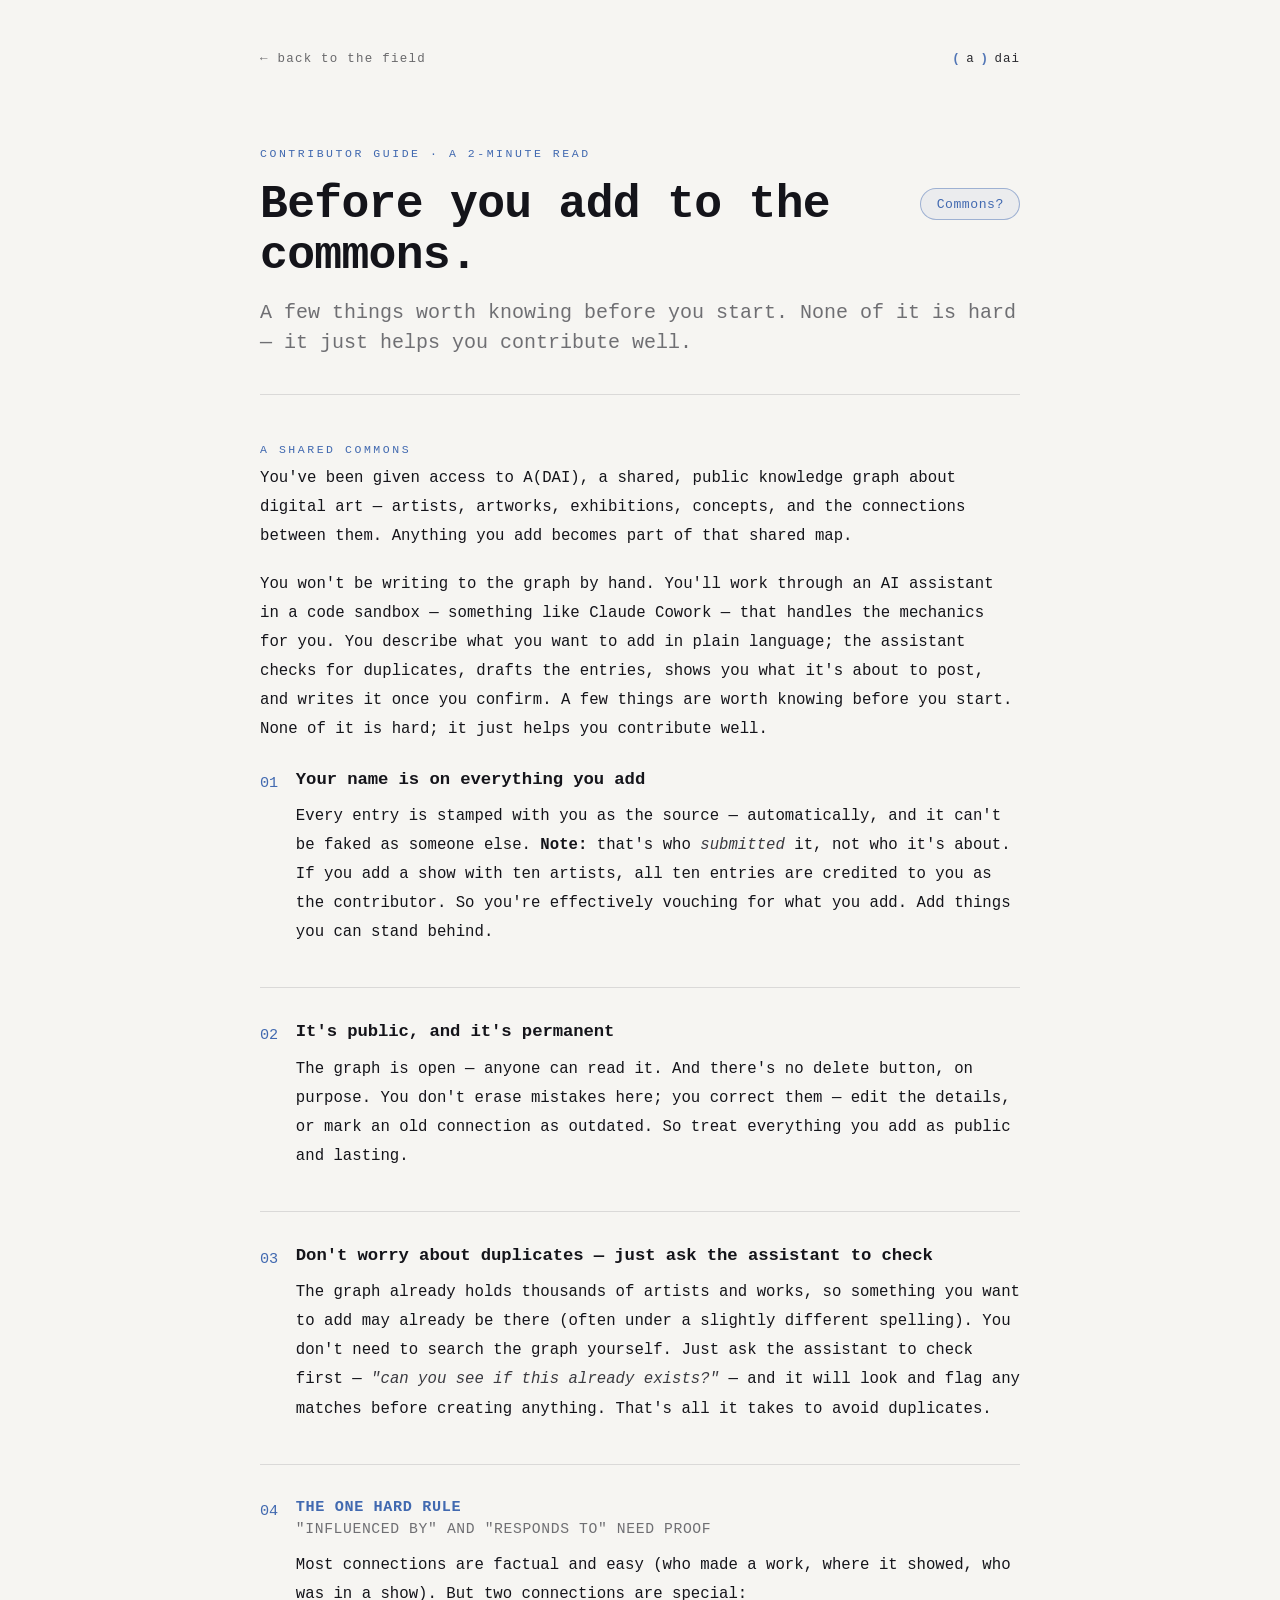
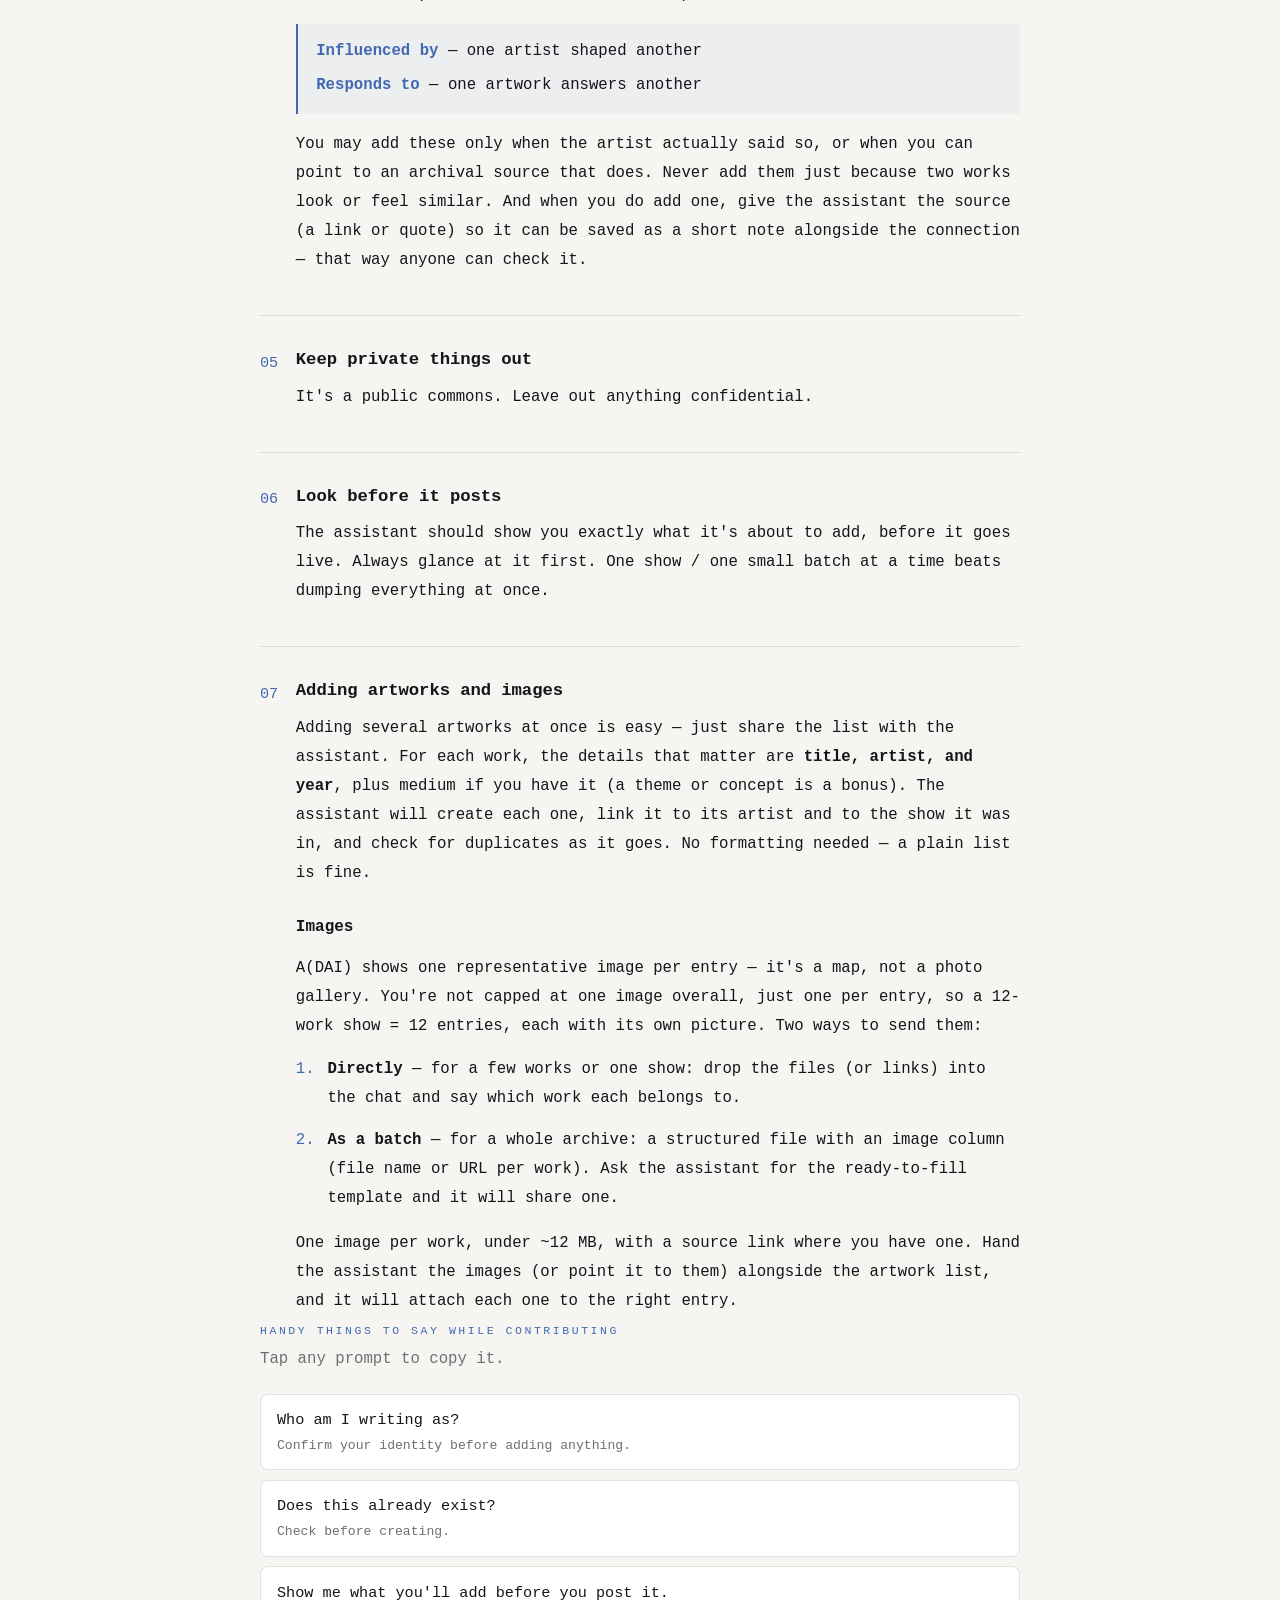
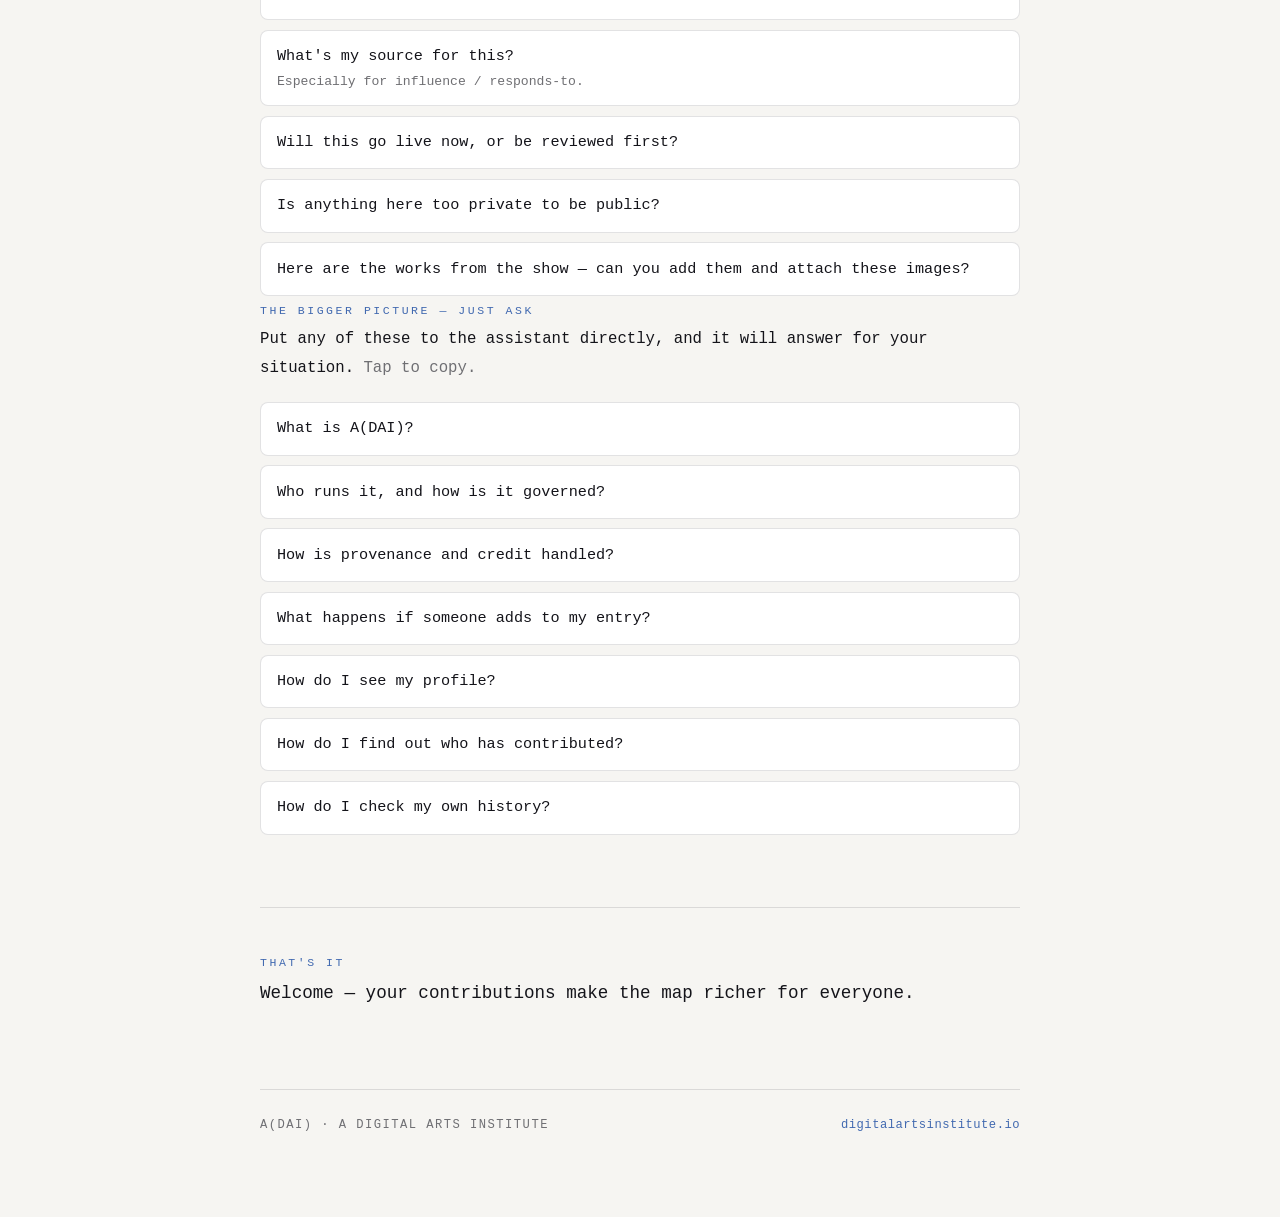
<file: guide.html>
<!DOCTYPE html>
<html lang="en">
<head>
  <meta charset="utf-8">
  <meta name="viewport" content="width=device-width, initial-scale=1.0">
  <title>A(DAI) — Contributor guide</title>
  <meta name="description" content="A(DAI) Contributor guide — what to know before you add to the digital arts knowledge graph.">
  <link rel="icon" href="data:image/svg+xml,<svg xmlns='http://www.w3.org/2000/svg' viewBox='0 0 24 24'><rect width='24' height='24' rx='3' fill='%234169B0'/><text x='12' y='17' font-size='14' font-family='monospace' font-weight='400' fill='%230C0C0E' text-anchor='middle'>()</text></svg>">
  <style>
    :root{
      --paper:#F6F5F2;
      --ink:#14141A;
      --dim:#6f6f73;
      --rule:rgba(20,20,26,0.12);
      --brand:#4169B0;
      --brand-rgb:65,105,176;
      --mono:'SF Mono','Menlo','Consolas','Courier New',monospace;
    }
    *,*::before,*::after{box-sizing:border-box;margin:0;padding:0;}
    html{scroll-behavior:smooth;}
    body{background:var(--paper);color:var(--ink);
      font-family:var(--mono);-webkit-font-smoothing:antialiased;
      line-height:1.85;font-size:0.98rem;
      padding:clamp(1.25rem,4vw,3rem) clamp(1.1rem,5vw,2rem) 5rem;}

    .wrap{max-width:760px;margin:0 auto;}

    /* top bar — back to the field */
    .topbar{display:flex;justify-content:space-between;align-items:center;
      margin-bottom:clamp(2.5rem,7vw,4.5rem);
      font-size:0.78rem;letter-spacing:0.1em;text-transform:lowercase;}
    .topbar a{color:var(--ink);text-decoration:none;opacity:0.62;
      transition:opacity 0.3s ease;}
    .topbar a:hover{opacity:1;}
    .topbar .brand-dot{display:inline-flex;align-items:baseline;gap:0.45em;
      letter-spacing:0.08em;opacity:0.9;}
    .topbar .brand-dot b{color:var(--brand);font-weight:700;}

    /* header */
    header.guide-head{border-bottom:1px solid var(--rule);
      padding-bottom:clamp(1.5rem,4vw,2.25rem);
      margin-bottom:clamp(1.75rem,4vw,2.5rem);}
    .guide-kicker{font-size:0.72rem;letter-spacing:0.22em;text-transform:uppercase;
      color:var(--brand);margin-bottom:1rem;}
    .guide-title{font-size:clamp(1.9rem,5.5vw,2.9rem);line-height:1.08;
      letter-spacing:-0.015em;font-weight:700;}
    .guide-sub{margin-top:1.1rem;font-size:clamp(1.05rem,2.4vw,1.25rem);
      color:var(--dim);line-height:1.5;}

    /* segment marks */
    .seg{font-size:0.72rem;letter-spacing:0.22em;text-transform:uppercase;
      color:var(--brand);margin:3rem 0 1.1rem;}

    p{margin-bottom:1.15rem;}
    p:last-child{margin-bottom:0;}
    em{font-style:italic;color:#3a3a40;}
    strong{font-weight:700;}
    .dim{color:var(--dim);}
    a.inline{color:var(--brand);text-decoration:none;
      border-bottom:1px solid rgba(var(--brand-rgb),0.35);}
    a.inline:hover{border-bottom-color:var(--brand);}

    /* numbered rules */
    .rules{list-style:none;display:flex;flex-direction:column;
      gap:clamp(1.75rem,4vw,2.5rem);margin:1.5rem 0 0;counter-reset:rule;}
    .rules > li{display:flex;gap:1.1rem;align-items:flex-start;
      padding-top:clamp(1.5rem,3.5vw,2rem);border-top:1px solid var(--rule);}
    .rules > li:first-child{border-top:none;padding-top:0;}
    .rules > li::before{counter-increment:rule;content:counter(rule,decimal-leading-zero);
      color:var(--brand);font-variant-numeric:tabular-nums;flex-shrink:0;
      font-size:0.95rem;padding-top:0.05rem;}
    .rule-body{flex:1;min-width:0;}
    .rule-h{font-weight:700;font-size:1.08rem;line-height:1.35;
      margin-bottom:0.7rem;letter-spacing:-0.005em;}
    .rule-h .sub{display:block;font-weight:400;color:var(--dim);
      font-size:0.92rem;margin-top:0.2rem;}
    .rule-body p{margin-bottom:0.85rem;}
    .rule-body p:last-child{margin-bottom:0;}

    /* the hard-rule callout */
    .hard .rule-h{color:var(--brand);text-transform:uppercase;
      letter-spacing:0.04em;font-size:0.95rem;}
    .defn{list-style:none;margin:0.9rem 0 1rem;padding:1rem 1.15rem;
      background:rgba(var(--brand-rgb),0.05);
      border-left:2px solid var(--brand);
      display:flex;flex-direction:column;gap:0.7rem;}
    .defn li{line-height:1.5;}
    .defn .term{color:var(--brand);font-weight:700;}

    /* nested sub-block (images) */
    .subhead{font-weight:700;margin:1.6rem 0 0.7rem;font-size:1rem;}
    .sendways{list-style:none;margin:0.6rem 0 1rem;padding:0;
      display:flex;flex-direction:column;gap:0.85rem;counter-reset:sw;}
    .sendways li{display:flex;gap:0.8rem;align-items:flex-start;}
    .sendways li::before{counter-increment:sw;content:counter(sw)'.';
      color:var(--brand);flex-shrink:0;}

    /* click-to-copy prompt boxes */
    .prompts{list-style:none;margin:1.2rem 0 0;padding:0;
      display:flex;flex-direction:column;gap:0.6rem;}
    .prompt{position:relative;display:flex;flex-direction:column;gap:0.3rem;
      width:100%;text-align:left;cursor:pointer;
      font-family:var(--mono);color:var(--ink);
      background:#FFFFFF;border:1px solid var(--rule);border-radius:8px;
      padding:0.9rem 2.6rem 0.9rem 1rem;
      transition:border-color 0.2s ease,background 0.2s ease;-webkit-appearance:none;appearance:none;}
    .prompt:hover{border-color:rgba(var(--brand-rgb),0.55);
      background:rgba(var(--brand-rgb),0.045);}
    .prompt:focus-visible{outline:2px solid rgba(var(--brand-rgb),0.5);outline-offset:2px;}
    .prompt .q{font-size:0.95rem;line-height:1.5;}
    .prompt .cap{font-size:0.82rem;color:var(--dim);line-height:1.4;}
    .prompt .copy{position:absolute;top:0.85rem;right:0.9rem;
      font-size:0.64rem;letter-spacing:0.12em;text-transform:uppercase;
      color:var(--brand);opacity:0;transition:opacity 0.2s ease;}
    .prompt:hover .copy,.prompt:focus-visible .copy{opacity:0.75;}
    .prompt.copied{border-color:rgba(26,138,74,0.5);background:rgba(26,138,74,0.06);}
    .prompt.copied .copy{color:#1a8a4a;opacity:1;}
    @media(hover:none){ .prompt .copy{opacity:0.6;} }

    /* closing */
    .thatsit{margin-top:clamp(3rem,7vw,4.5rem);
      border-top:1px solid var(--rule);padding-top:clamp(1.75rem,4vw,2.5rem);}
    .thatsit .seg{margin-top:0;}
    .thatsit p{font-size:1.1rem;}

    footer.guide-foot{margin-top:clamp(3rem,8vw,5rem);
      padding-top:1.5rem;border-top:1px solid var(--rule);
      display:flex;justify-content:space-between;flex-wrap:wrap;gap:0.6rem;
      font-size:0.76rem;letter-spacing:0.12em;text-transform:uppercase;
      color:var(--dim);}
    footer.guide-foot a{color:var(--brand);text-decoration:none;
      text-transform:none;letter-spacing:0.04em;}

    /* title + "How?" button row */
    .guide-title-row{display:flex;align-items:flex-start;gap:1rem;flex-wrap:wrap;}
    .guide-title-row .guide-title{flex:1;min-width:min(100%,16ch);}
    .howbtn{flex-shrink:0;margin-top:0.5rem;display:inline-flex;align-items:center;gap:0.4em;
      font-family:var(--mono);font-size:0.82rem;letter-spacing:0.04em;
      color:var(--brand);background:rgba(var(--brand-rgb),0.06);
      border:1px solid rgba(var(--brand-rgb),0.45);border-radius:999px;
      padding:0.45rem 0.95rem;cursor:pointer;white-space:nowrap;
      -webkit-appearance:none;appearance:none;
      transition:background 0.2s ease,border-color 0.2s ease;}
    .howbtn:hover{background:rgba(var(--brand-rgb),0.13);border-color:var(--brand);}
    .howbtn:focus-visible{outline:2px solid rgba(var(--brand-rgb),0.5);outline-offset:2px;}

    /* "How?" explainer overlay */
    .how-overlay{position:fixed;inset:0;z-index:50;display:flex;
      align-items:center;justify-content:center;
      padding:clamp(1rem,5vh,4rem) clamp(1rem,5vw,3rem);
      background:rgba(20,20,26,0.32);
      backdrop-filter:blur(6px);-webkit-backdrop-filter:blur(6px);
      opacity:0;transition:opacity 0.3s ease;}
    .how-overlay.open{opacity:1;}
    .how-overlay[hidden]{display:none;}
    .how-panel{position:relative;display:flex;flex-direction:column;
      width:min(640px,100%);max-height:86vh;overflow-y:auto;
      background:#FFFFFF;border:1px solid var(--rule);border-radius:12px;
      box-shadow:0 30px 80px rgba(20,20,26,0.25);
      padding:clamp(1.7rem,4vw,2.5rem);
      transform:translateY(12px) scale(0.99);
      transition:transform 0.35s cubic-bezier(0.16,1,0.3,1);}
    .how-overlay.open .how-panel{transform:none;}
    .how-panel:focus{outline:none;}
    .how-close{position:absolute;top:0.7rem;right:0.8rem;
      width:2rem;height:2rem;display:inline-flex;align-items:center;justify-content:center;
      font-family:var(--mono);font-size:1.25rem;line-height:1;color:var(--dim);
      background:none;border:none;cursor:pointer;border-radius:6px;
      transition:color 0.2s ease,background 0.2s ease;}
    .how-close:hover{color:var(--ink);background:rgba(20,20,26,0.05);}
    .how-label{font-size:0.76rem;letter-spacing:0.06em;color:var(--brand);
      margin:1.9rem 0 0.7rem;}
    .how-label:first-of-type{margin-top:0.3rem;}
    .how-panel p{font-size:0.96rem;line-height:1.75;margin:0;}
    @media(prefers-reduced-motion:reduce){
      .how-overlay,.how-panel{transition:none;}
    }

    @media(max-width:560px){
      .topbar{margin-bottom:2.25rem;}
      .rules > li,.sendways li,.says li{gap:0.7rem;}
    }
  </style>
</head>
<body>
  <div class="wrap">
    <div class="topbar">
      <a href="index.html#contribute">← back to the field</a>
      <span class="brand-dot"><b>(</b>a<b>)</b>dai</span>
    </div>

    <header class="guide-head">
      <div class="guide-kicker">Contributor guide · a 2-minute read</div>
      <div class="guide-title-row">
        <h1 class="guide-title">Before you add to the commons.</h1>
        <button type="button" class="howbtn" id="open-how" aria-haspopup="dialog">Commons?</button>
      </div>
      <p class="guide-sub">A few things worth knowing before you start. None of it is hard — it just helps you contribute well.</p>
    </header>

    <span class="seg">A shared commons</span>
    <p>You've been given access to A(DAI), a shared, public knowledge graph about digital art — artists, artworks, exhibitions, concepts, and the connections between them. Anything you add becomes part of that shared map.</p>
    <p>You won't be writing to the graph by hand. You'll work through an AI assistant in a code sandbox — something like Claude Cowork — that handles the mechanics for you. You describe what you want to add in plain language; the assistant checks for duplicates, drafts the entries, shows you what it's about to post, and writes it once you confirm. A few things are worth knowing before you start. None of it is hard; it just helps you contribute well.</p>

    <ol class="rules">
      <li><div class="rule-body">
        <div class="rule-h">Your name is on everything you add</div>
        <p>Every entry is stamped with you as the source — automatically, and it can't be faked as someone else. <strong>Note:</strong> that's who <em>submitted</em> it, not who it's about. If you add a show with ten artists, all ten entries are credited to you as the contributor. So you're effectively vouching for what you add. Add things you can stand behind.</p>
      </div></li>

      <li><div class="rule-body">
        <div class="rule-h">It's public, and it's permanent</div>
        <p>The graph is open — anyone can read it. And there's no delete button, on purpose. You don't erase mistakes here; you correct them — edit the details, or mark an old connection as outdated. So treat everything you add as public and lasting.</p>
      </div></li>

      <li><div class="rule-body">
        <div class="rule-h">Don't worry about duplicates — just ask the assistant to check</div>
        <p>The graph already holds thousands of artists and works, so something you want to add may already be there (often under a slightly different spelling). You don't need to search the graph yourself. Just ask the assistant to check first — <em>"can you see if this already exists?"</em> — and it will look and flag any matches before creating anything. That's all it takes to avoid duplicates.</p>
      </div></li>

      <li class="hard"><div class="rule-body">
        <div class="rule-h">The one hard rule<span class="sub">"Influenced by" and "responds to" need proof</span></div>
        <p>Most connections are factual and easy (who made a work, where it showed, who was in a show). But two connections are special:</p>
        <ul class="defn">
          <li><span class="term">Influenced by</span> — one artist shaped another</li>
          <li><span class="term">Responds to</span> — one artwork answers another</li>
        </ul>
        <p>You may add these only when the artist actually said so, or when you can point to an archival source that does. Never add them just because two works look or feel similar. And when you do add one, give the assistant the source (a link or quote) so it can be saved as a short note alongside the connection — that way anyone can check it.</p>
      </div></li>

      <li><div class="rule-body">
        <div class="rule-h">Keep private things out</div>
        <p>It's a public commons. Leave out anything confidential.</p>
      </div></li>

      <li><div class="rule-body">
        <div class="rule-h">Look before it posts</div>
        <p>The assistant should show you exactly what it's about to add, before it goes live. Always glance at it first. One show / one small batch at a time beats dumping everything at once.</p>
      </div></li>

      <li><div class="rule-body">
        <div class="rule-h">Adding artworks and images</div>
        <p>Adding several artworks at once is easy — just share the list with the assistant. For each work, the details that matter are <strong>title, artist, and year</strong>, plus medium if you have it (a theme or concept is a bonus). The assistant will create each one, link it to its artist and to the show it was in, and check for duplicates as it goes. No formatting needed — a plain list is fine.</p>

        <div class="subhead">Images</div>
        <p>A(DAI) shows one representative image per entry — it's a map, not a photo gallery. You're not capped at one image overall, just one per entry, so a 12-work show = 12 entries, each with its own picture. Two ways to send them:</p>
        <ol class="sendways">
          <li><span><strong>Directly</strong> — for a few works or one show: drop the files (or links) into the chat and say which work each belongs to.</span></li>
          <li><span><strong>As a batch</strong> — for a whole archive: a structured file with an image column (file name or URL per work). Ask the assistant for the ready-to-fill template and it will share one.</span></li>
        </ol>
        <p>One image per work, under ~12 MB, with a source link where you have one. Hand the assistant the images (or point it to them) alongside the artwork list, and it will attach each one to the right entry.</p>
      </div></li>
    </ol>

    <span class="seg">Handy things to say while contributing</span>
    <p class="dim">Tap any prompt to copy it.</p>
    <ul class="prompts">
      <li><button type="button" class="prompt" data-copy="Who am I writing as?">
        <span class="q">Who am I writing as?</span>
        <span class="cap">Confirm your identity before adding anything.</span>
        <span class="copy">copy</span></button></li>
      <li><button type="button" class="prompt" data-copy="Does this already exist?">
        <span class="q">Does this already exist?</span>
        <span class="cap">Check before creating.</span>
        <span class="copy">copy</span></button></li>
      <li><button type="button" class="prompt" data-copy="Show me what you'll add before you post it.">
        <span class="q">Show me what you'll add before you post it.</span>
        <span class="copy">copy</span></button></li>
      <li><button type="button" class="prompt" data-copy="What's my source for this?">
        <span class="q">What's my source for this?</span>
        <span class="cap">Especially for influence / responds-to.</span>
        <span class="copy">copy</span></button></li>
      <li><button type="button" class="prompt" data-copy="Will this go live now, or be reviewed first?">
        <span class="q">Will this go live now, or be reviewed first?</span>
        <span class="copy">copy</span></button></li>
      <li><button type="button" class="prompt" data-copy="Is anything here too private to be public?">
        <span class="q">Is anything here too private to be public?</span>
        <span class="copy">copy</span></button></li>
      <li><button type="button" class="prompt" data-copy="Here are the works from the show — can you add them and attach these images?">
        <span class="q">Here are the works from the show — can you add them and attach these images?</span>
        <span class="copy">copy</span></button></li>
    </ul>

    <span class="seg">The bigger picture — just ask</span>
    <p>Put any of these to the assistant directly, and it will answer for your situation. <span class="dim">Tap to copy.</span></p>
    <ul class="prompts">
      <li><button type="button" class="prompt" data-copy="What is A(DAI)?">
        <span class="q">What is A(DAI)?</span><span class="copy">copy</span></button></li>
      <li><button type="button" class="prompt" data-copy="Who runs it, and how is it governed?">
        <span class="q">Who runs it, and how is it governed?</span><span class="copy">copy</span></button></li>
      <li><button type="button" class="prompt" data-copy="How is provenance and credit handled?">
        <span class="q">How is provenance and credit handled?</span><span class="copy">copy</span></button></li>
      <li><button type="button" class="prompt" data-copy="What happens if someone adds to my entry?">
        <span class="q">What happens if someone adds to my entry?</span><span class="copy">copy</span></button></li>
      <li><button type="button" class="prompt" data-copy="How do I see my profile?">
        <span class="q">How do I see my profile?</span><span class="copy">copy</span></button></li>
      <li><button type="button" class="prompt" data-copy="How do I find out who has contributed?">
        <span class="q">How do I find out who has contributed?</span><span class="copy">copy</span></button></li>
      <li><button type="button" class="prompt" data-copy="How do I check my own history?">
        <span class="q">How do I check my own history?</span><span class="copy">copy</span></button></li>
    </ul>

    <div class="thatsit">
      <span class="seg">That's it</span>
      <p>Welcome — your contributions make the map richer for everyone.</p>
    </div>

    <footer class="guide-foot">
      <span>A(DAI) · A Digital Arts Institute</span>
      <a href="https://digitalartsinstitute.io">digitalartsinstitute.io</a>
    </footer>
  </div>

  <div id="how-overlay" class="how-overlay" hidden>
    <div class="how-panel" role="dialog" aria-modal="true" aria-label="What A(DAI) is, and how it works" tabindex="-1">
      <button type="button" class="how-close" aria-label="close">×</button>
      <div class="how-label">[what]</div>
      <p>It's a substrate artists write into, not a feed that extracts. A shared reference point that doesn't force agreement: where people read the field differently, both readings stay — biases surfaced, tensions kept, the argument itself part of the lineage. The field becomes legible to itself, and the people who make it — artists, curators, gallerists, collectors, institutions — can act on what they see.</p>
      <div class="how-label">[how]</div>
      <p>It's a knowledge graph: works, people and ideas as points, with labelled links between them. To see it whole you have to move through it — A(DAI) is a canon, not the canon, and what you see shifts with where you stand. Every link carries its author, so you can always see who connected two things and stand by it — or contest it. Empty edge types are not gaps to fill with scraping. They are the surface where practitioner sovereignty lives. Read together, the field becomes something people can act on.</p>
    </div>
  </div>

  <script>
    // "How?" explainer overlay: opens over the guide; esc / click-outside / × to close.
    (function(){
      var overlay = document.getElementById('how-overlay');
      var openBtn = document.getElementById('open-how');
      if (!overlay || !openBtn) return;
      var panel = overlay.querySelector('.how-panel');
      var closeBtn = overlay.querySelector('.how-close');
      var lastFocus = null, isOpen = false;
      function open(){
        if (isOpen) return; isOpen = true;
        lastFocus = document.activeElement;
        overlay.hidden = false; void overlay.offsetWidth;
        overlay.classList.add('open');
        if (panel) panel.focus();
        document.addEventListener('keydown', onKey);
      }
      function close(){
        if (!isOpen) return; isOpen = false;
        overlay.classList.remove('open');
        document.removeEventListener('keydown', onKey);
        setTimeout(function(){ if (!isOpen) overlay.hidden = true; }, 320);
        if (lastFocus && lastFocus.focus) lastFocus.focus();
      }
      function onKey(e){ if (e.key === 'Escape' || e.key === 'Esc') close(); }
      openBtn.addEventListener('click', open);
      if (closeBtn) closeBtn.addEventListener('click', close);
      overlay.addEventListener('click', function(e){ if (e.target === overlay) close(); });
    })();

    // Click-to-copy prompt boxes: copy the question text, flash "copied".
    (function(){
      function flash(btn){
        var c = btn.querySelector('.copy');
        var prev = c ? c.textContent : '';
        btn.classList.add('copied');
        if (c) c.textContent = 'copied';
        setTimeout(function(){ btn.classList.remove('copied'); if (c) c.textContent = prev; }, 1400);
      }
      function fallbackCopy(text){
        var ta = document.createElement('textarea');
        ta.value = text; ta.setAttribute('readonly','');
        ta.style.position = 'fixed'; ta.style.top = '-1000px'; ta.style.opacity = '0';
        document.body.appendChild(ta); ta.select();
        try { document.execCommand('copy'); } catch(e){}
        document.body.removeChild(ta);
      }
      document.querySelectorAll('.prompt').forEach(function(btn){
        btn.addEventListener('click', function(){
          var text = btn.getAttribute('data-copy') ||
                     (btn.querySelector('.q') ? btn.querySelector('.q').textContent.trim() : '');
          if (!text) return;
          if (navigator.clipboard && navigator.clipboard.writeText){
            navigator.clipboard.writeText(text).then(function(){ flash(btn); },
              function(){ fallbackCopy(text); flash(btn); });
          } else {
            fallbackCopy(text); flash(btn);
          }
        });
      });
    })();
  </script>
</body>
</html>
</file>
